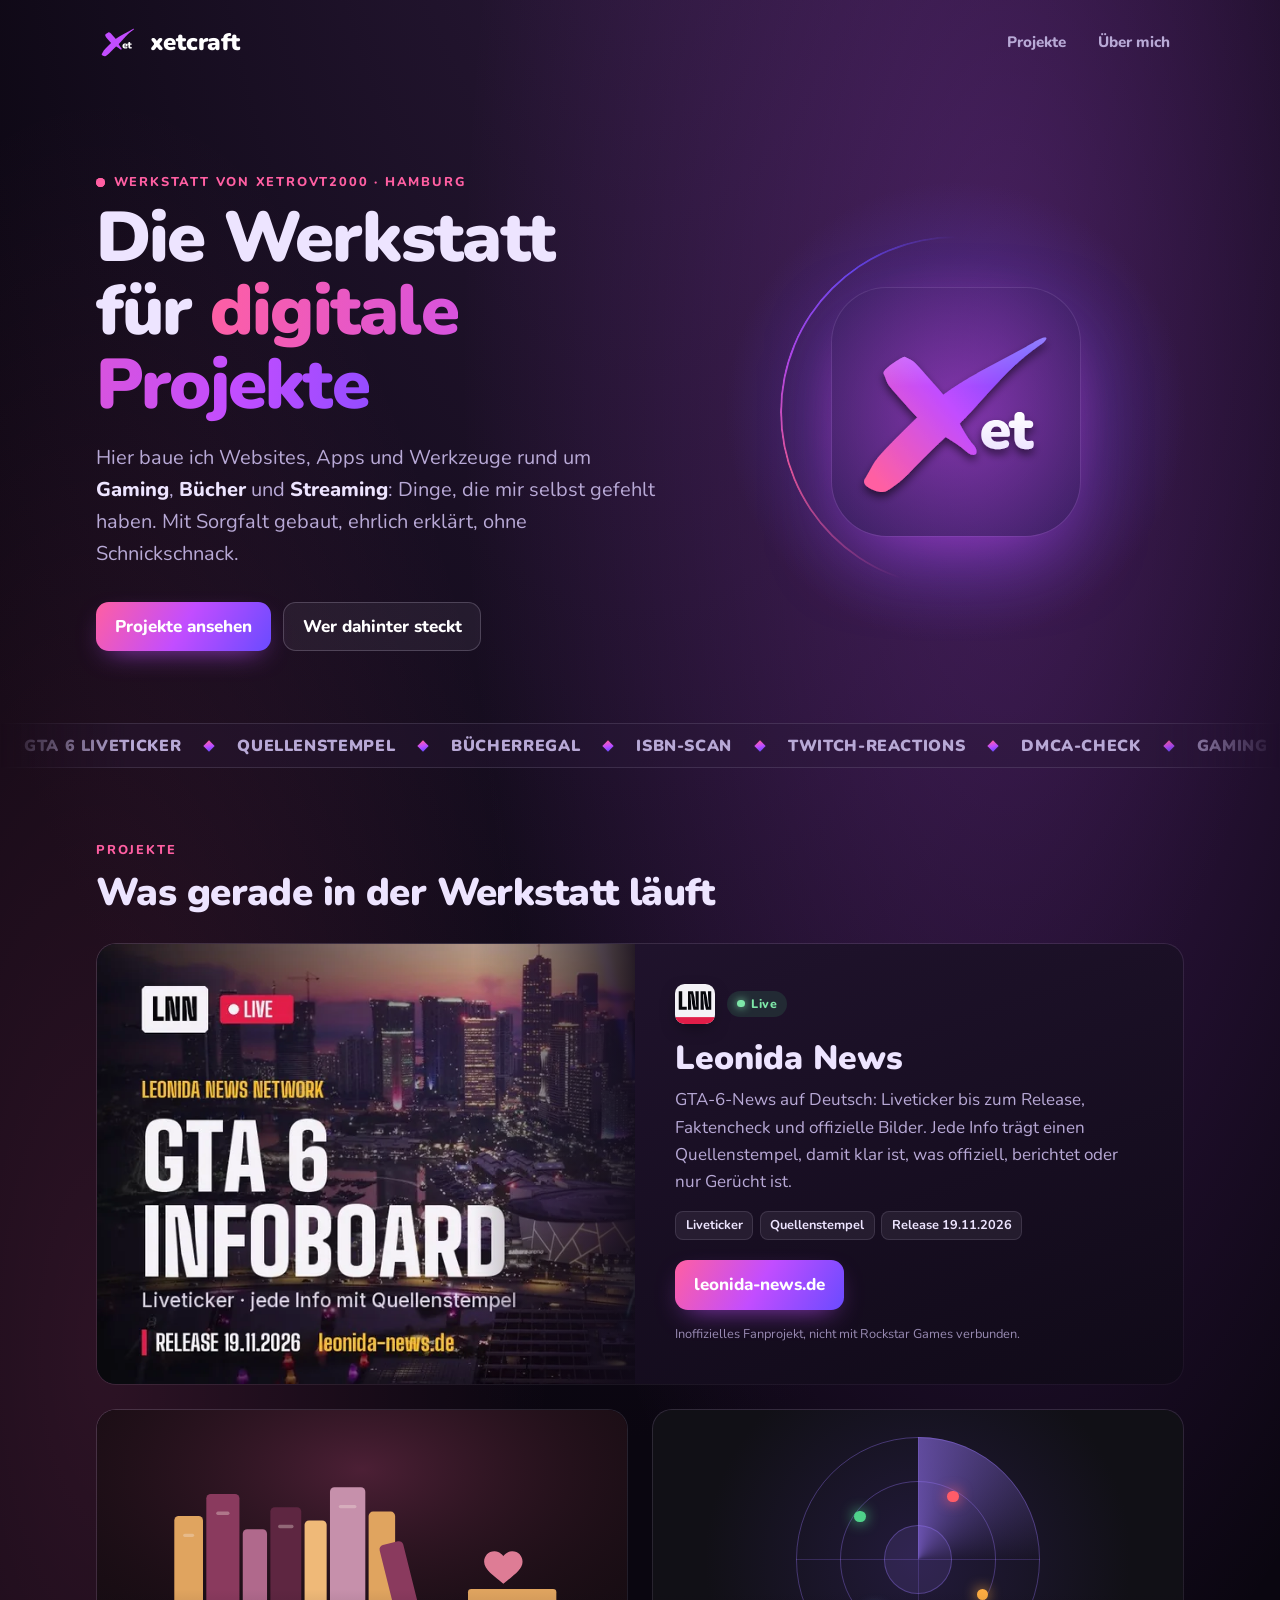
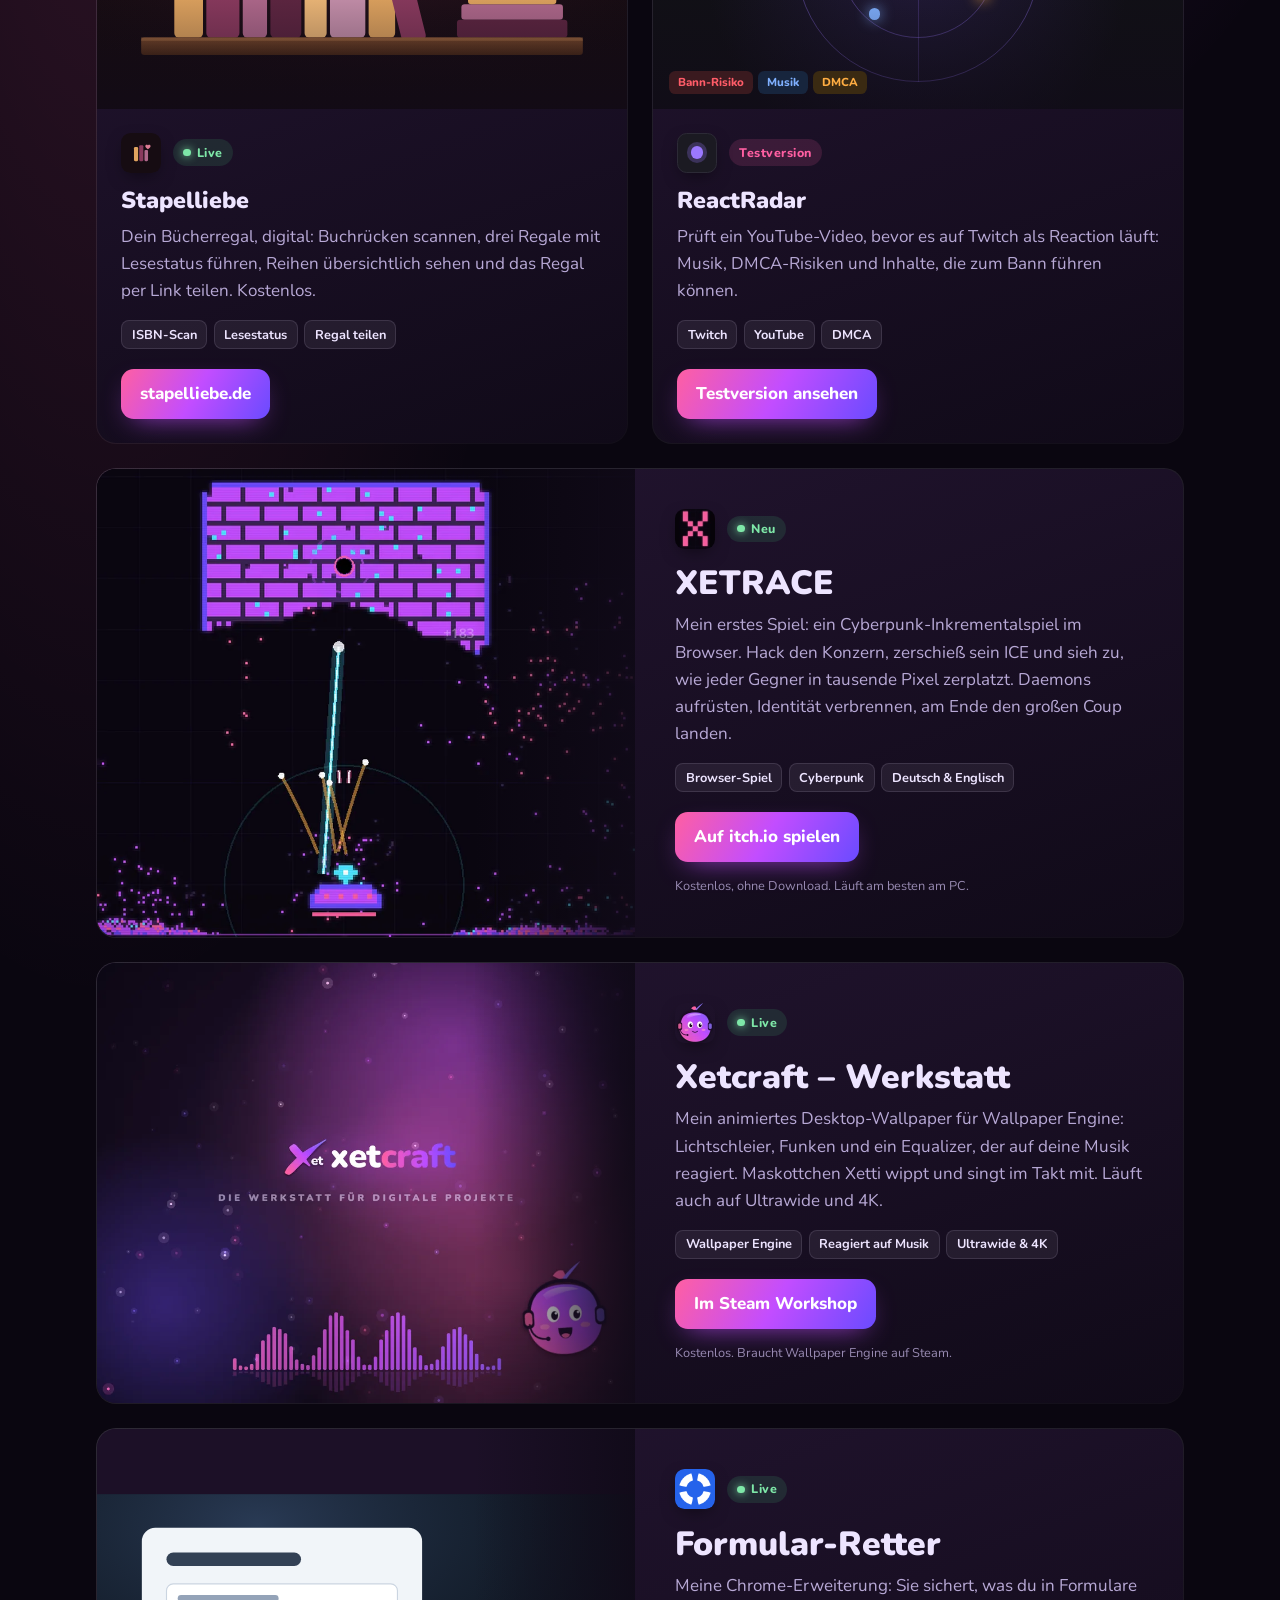
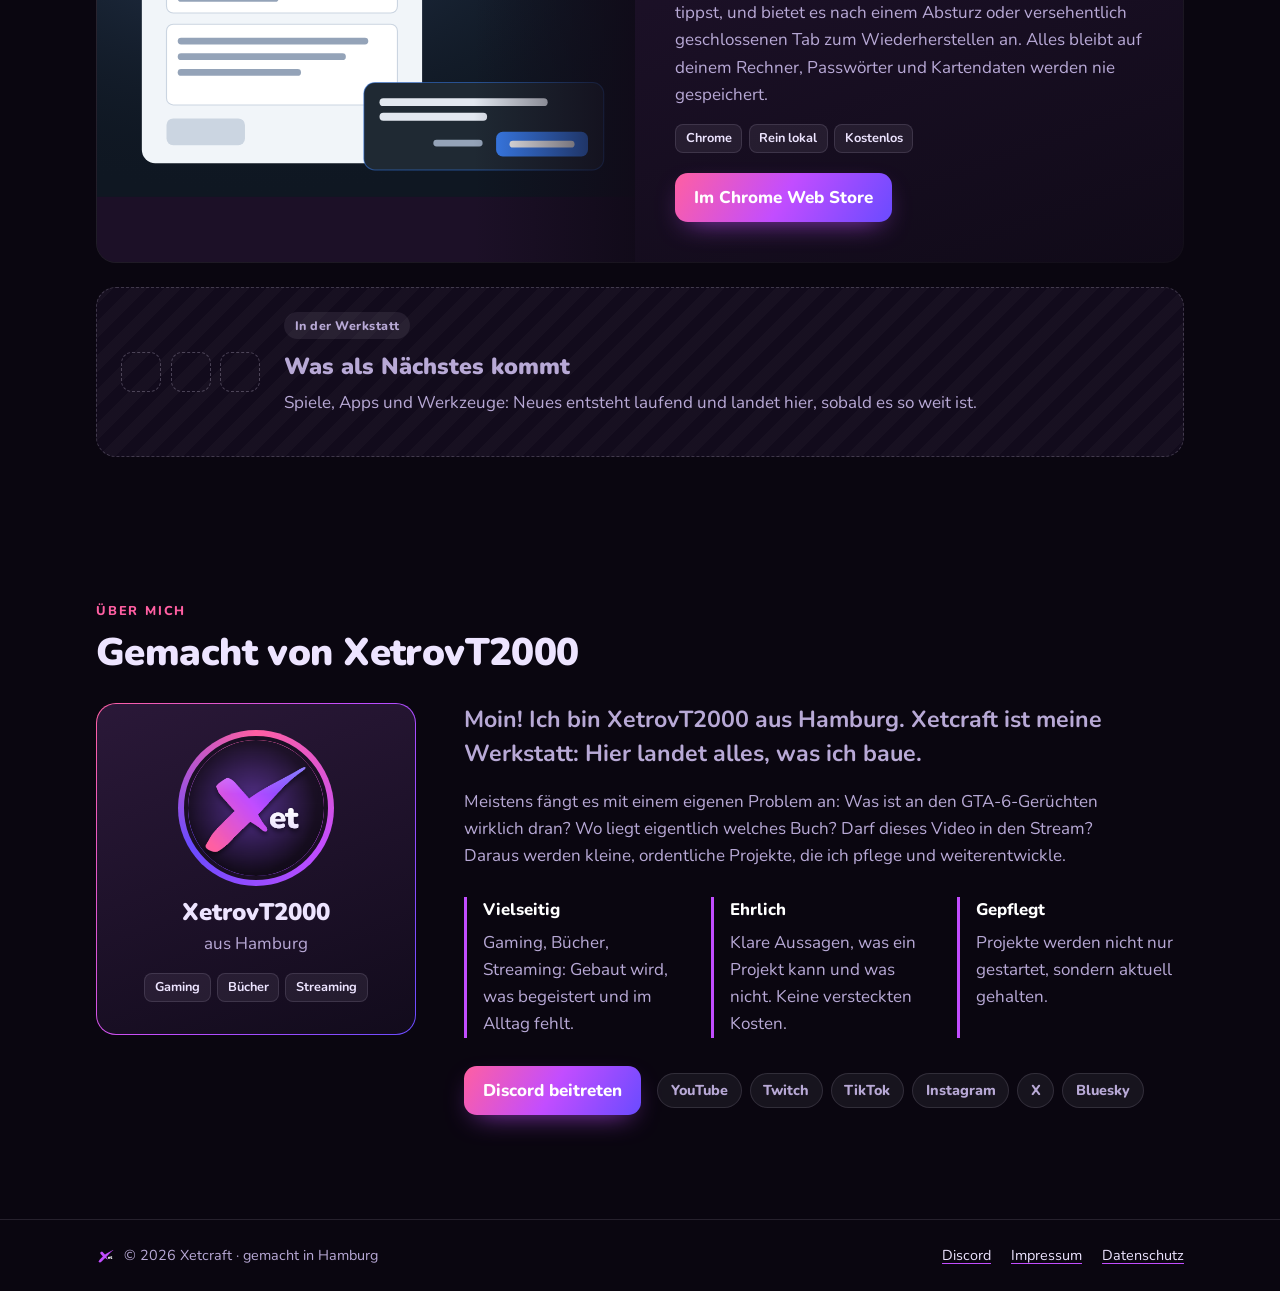
<file: index.html>
<!doctype html>
<html lang="de">
<head>
<meta charset="utf-8">
<meta name="viewport" content="width=device-width, initial-scale=1">
<title>Xetcraft · Die Werkstatt von XetrovT2000</title>
<meta name="description" content="Xetcraft ist die Dachmarke für die Projekte von XetrovT2000 aus Hamburg: Leonida News, Stapelliebe, ReactRadar und mehr.">
<link rel="icon" href="assets/favicon.ico" sizes="any">
<link rel="icon" type="image/png" sizes="32x32" href="assets/favicon-32.png">
<link rel="apple-touch-icon" href="assets/app-icon-180.png">
<meta name="theme-color" content="#0A0610">
<meta property="og:type" content="website">
<meta property="og:title" content="Xetcraft">
<meta property="og:description" content="Die Werkstatt für digitale Projekte: Leonida News, Stapelliebe, ReactRadar und mehr.">
<meta property="og:image" content="https://xetcraft.de/assets/banner-social-1200x630.png">
<meta property="og:url" content="https://xetcraft.de/">
<link rel="preload" href="assets/Nunito-Black.ttf" as="font" type="font/ttf" crossorigin>
<link rel="stylesheet" href="assets/site.css">
</head>
<body class="start">
<header class="top">
  <div class="wrap">
    <a class="marke" href="./" aria-label="Xetcraft Startseite"><img src="assets/zeichen-flach.svg" alt=""><span>xetcraft</span></a>
    <nav class="hauptnav" aria-label="Seitenbereiche">
      <a href="#projekte">Projekte</a>
      <a href="#ueber">Über mich</a>
    </nav>
  </div>
</header>

<main>
  <section class="wrap hero">
    <div class="hero-text">
      <p class="eyebrow"><span class="puls" aria-hidden="true"></span>Werkstatt von XetrovT2000 · Hamburg</p>
      <h1>Die Werkstatt für <em>digitale Projekte</em></h1>
      <p class="lead">Hier baue ich Websites, Apps und Werkzeuge rund um <strong>Gaming</strong>, <strong>Bücher</strong> und <strong>Streaming</strong>: Dinge, die mir selbst gefehlt haben. Mit Sorgfalt gebaut, ehrlich erklärt, ohne Schnickschnack.</p>
      <div class="aktionen">
        <a class="knopf" href="#projekte">Projekte ansehen</a>
        <a class="knopf zweit" href="#ueber">Wer dahinter steckt</a>
      </div>
    </div>
    <div class="buehne" aria-hidden="true">
      <div class="ring"></div>
      <div class="zeichen"><img src="assets/zeichen.svg" alt=""><span class="glanz"></span></div>
      <span class="funke f1"></span><span class="funke f2"></span><span class="funke f3"></span><span class="funke f4"></span><span class="funke f5"></span>
    </div>
  </section>

  <div class="laufband" aria-hidden="true">
    <div class="laufband-spur">
      <span>GTA 6 Liveticker</span><span>Quellenstempel</span><span>Bücherregal</span><span>ISBN-Scan</span><span>Twitch-Reactions</span><span>DMCA-Check</span><span>Gaming</span><span>Bücher</span><span>Streaming</span>
      <span>GTA 6 Liveticker</span><span>Quellenstempel</span><span>Bücherregal</span><span>ISBN-Scan</span><span>Twitch-Reactions</span><span>DMCA-Check</span><span>Gaming</span><span>Bücher</span><span>Streaming</span>
    </div>
  </div>

  <section class="wrap" id="projekte">
    <p class="eyebrow">Projekte</p>
    <h2>Was gerade in der Werkstatt läuft</h2>

    <div class="produkte">
      <article class="projekt gross leonida">
        <a class="bild" href="https://leonida-news.de" tabindex="-1" aria-hidden="true">
          <img src="assets/projekte/leonida-news.webp" srcset="assets/projekte/leonida-news-480.webp 480w, assets/projekte/leonida-news.webp 960w" sizes="(min-width: 60rem) 36rem, 100vw" width="960" height="504" alt="" loading="lazy">
        </a>
        <div class="inhalt">
          <div class="kopf"><img class="logo" src="assets/projekte/leonida-logo.svg" alt="" width="40" height="40"><span class="status live">Live</span></div>
          <h3>Leonida News</h3>
          <p>GTA-6-News auf Deutsch: Liveticker bis zum Release, Faktencheck und offizielle Bilder. Jede Info trägt einen Quellenstempel, damit klar ist, was offiziell, berichtet oder nur Gerücht ist.</p>
          <ul class="marken"><li>Liveticker</li><li>Quellenstempel</li><li>Release 19.11.2026</li></ul>
          <a class="knopf" href="https://leonida-news.de">leonida-news.de</a>
          <p class="fussnote">Inoffizielles Fanprojekt, nicht mit Rockstar Games verbunden.</p>
        </div>
      </article>

      <article class="projekt stapelliebe">
        <a class="bild" href="https://stapelliebe.de" tabindex="-1" aria-hidden="true">
          <svg viewBox="0 0 480 270" role="presentation">
            <defs>
              <linearGradient id="sl-holz" x1="0" y1="0" x2="0" y2="1"><stop offset="0" stop-color="#7a4a2c"/><stop offset="1" stop-color="#4a2a18"/></linearGradient>
              <radialGradient id="sl-licht" cx=".5" cy=".2" r=".8"><stop offset="0" stop-color="#5E2641" stop-opacity=".75"/><stop offset="1" stop-color="#160C12" stop-opacity="0"/></radialGradient>
            </defs>
            <rect width="480" height="270" fill="#160C12"/>
            <rect width="480" height="270" fill="url(#sl-licht)"/>
            <g class="buecher">
              <rect x="70" y="96" width="26" height="110" rx="4" fill="#E0A45F"/>
              <rect x="99" y="76" width="30" height="130" rx="4" fill="#8A3A5E"/>
              <rect x="132" y="108" width="22" height="98" rx="4" fill="#B0698C"/>
              <rect x="157" y="88" width="28" height="118" rx="4" fill="#5E2641"/>
              <rect x="188" y="100" width="20" height="106" rx="4" fill="#EFB978"/>
              <rect x="211" y="70" width="32" height="136" rx="4" fill="#C690AB"/>
              <rect x="246" y="92" width="24" height="114" rx="4" fill="#E0A45F"/>
              <rect x="276" y="118" width="22" height="92" rx="4" fill="#8A3A5E" transform="rotate(-14 287 206)"/>
              <rect x="330" y="176" width="92" height="14" rx="3" fill="#B0698C"/>
              <rect x="336" y="162" width="80" height="14" rx="3" fill="#E0A45F"/>
              <rect x="326" y="190" width="100" height="16" rx="3" fill="#5E2641"/>
              <g fill="#f3e6dd" opacity=".35"><rect x="78" y="112" width="10" height="3" rx="1.5"/><rect x="108" y="92" width="12" height="3" rx="1.5"/><rect x="164" y="104" width="14" height="3" rx="1.5"/><rect x="219" y="86" width="16" height="3" rx="1.5"/></g>
              <path class="herz" d="M376 128c-5 0-8 4.4-8 4.4s-3-4.4-8-4.4c-5.6 0-9.4 4.4-9.4 9.4 0 7 8.8 12.6 17.4 20 8.8-7.4 17.4-13 17.4-20 0-5-3.8-9.4-9.4-9.4z" fill="#DE7C95"/>
            </g>
            <rect x="40" y="206" width="400" height="16" rx="3" fill="url(#sl-holz)"/>
            <rect x="40" y="206" width="400" height="3" fill="#a06a42" opacity=".7"/>
          </svg>
        </a>
        <div class="inhalt">
          <div class="kopf"><img class="logo" src="assets/projekte/stapelliebe-logo.svg" alt="" width="40" height="40"><span class="status live">Live</span></div>
          <h3>Stapelliebe</h3>
          <p>Dein Bücherregal, digital: Buchrücken scannen, drei Regale mit Lesestatus führen, Reihen übersichtlich sehen und das Regal per Link teilen. Kostenlos.</p>
          <ul class="marken"><li>ISBN-Scan</li><li>Lesestatus</li><li>Regal teilen</li></ul>
          <a class="knopf" href="https://stapelliebe.de">stapelliebe.de</a>
        </div>
      </article>

      <article class="projekt reactradar">
        <a class="bild" href="https://xetrovt2000.github.io/reactradar/" tabindex="-1" aria-hidden="true">
          <div class="radar">
            <span class="kreis k1"></span><span class="kreis k2"></span><span class="kreis k3"></span>
            <span class="strahl"></span>
            <span class="blip b-ban"></span><span class="blip b-warn"></span><span class="blip b-musik"></span><span class="blip b-ok"></span>
          </div>
          <ul class="radar-chips"><li class="ban">Bann-Risiko</li><li class="musik">Musik</li><li class="warn">DMCA</li></ul>
        </a>
        <div class="inhalt">
          <div class="kopf"><span class="logo rr" aria-hidden="true"><span></span></span><span class="status test">Testversion</span></div>
          <h3>ReactRadar</h3>
          <p>Prüft ein YouTube-Video, bevor es auf Twitch als Reaction läuft: Musik, DMCA-Risiken und Inhalte, die zum Bann führen können.</p>
          <ul class="marken"><li>Twitch</li><li>YouTube</li><li>DMCA</li></ul>
          <a class="knopf" href="https://xetrovt2000.github.io/reactradar/">Testversion ansehen</a>
        </div>
      </article>

      <article class="projekt gross xetrace">
        <a class="bild" href="https://xetcraft.itch.io/xetrace" tabindex="-1" aria-hidden="true">
          <img src="assets/projekte/xetrace.webp" srcset="assets/projekte/xetrace-480.webp 480w, assets/projekte/xetrace.webp 960w" sizes="(min-width: 60rem) 36rem, 100vw" width="960" height="783" alt="" loading="lazy">
        </a>
        <div class="inhalt">
          <div class="kopf"><img class="logo" src="assets/projekte/xetrace-logo.webp" alt="" width="40" height="40"><span class="status live">Neu</span></div>
          <h3>XETRACE</h3>
          <p>Mein erstes Spiel: ein Cyberpunk-Inkrementalspiel im Browser. Hack den Konzern, zerschieß sein ICE und sieh zu, wie jeder Gegner in tausende Pixel zerplatzt. Daemons aufrüsten, Identität verbrennen, am Ende den großen Coup landen.</p>
          <ul class="marken"><li>Browser-Spiel</li><li>Cyberpunk</li><li>Deutsch &amp; Englisch</li></ul>
          <a class="knopf" href="https://xetcraft.itch.io/xetrace">Auf itch.io spielen</a>
          <p class="fussnote">Kostenlos, ohne Download. Läuft am besten am PC.</p>
        </div>
      </article>

      <article class="projekt gross wallpaper">
        <a class="bild" href="https://steamcommunity.com/sharedfiles/filedetails/?id=3821567934" tabindex="-1" aria-hidden="true">
          <img src="assets/projekte/wallpaper.webp" srcset="assets/projekte/wallpaper-480.webp 480w, assets/projekte/wallpaper.webp 960w" sizes="(min-width: 60rem) 36rem, 100vw" width="960" height="783" alt="" loading="lazy">
        </a>
        <div class="inhalt">
          <div class="kopf"><img class="logo" src="assets/projekte/xetti-logo.webp" alt="" width="40" height="40"><span class="status live">Live</span></div>
          <h3>Xetcraft – Werkstatt</h3>
          <p>Mein animiertes Desktop-Wallpaper für Wallpaper Engine: Lichtschleier, Funken und ein Equalizer, der auf deine Musik reagiert. Maskottchen Xetti wippt und singt im Takt mit. Läuft auch auf Ultrawide und 4K.</p>
          <ul class="marken"><li>Wallpaper Engine</li><li>Reagiert auf Musik</li><li>Ultrawide &amp; 4K</li></ul>
          <a class="knopf" href="https://steamcommunity.com/sharedfiles/filedetails/?id=3821567934">Im Steam Workshop</a>
          <p class="fussnote">Kostenlos. Braucht Wallpaper Engine auf Steam.</p>
        </div>
      </article>

      <article class="projekt gross formularretter">
        <a class="bild" href="https://chromewebstore.google.com/detail/feicbdnkgiimdjjbojofjogomnlcepcp" tabindex="-1" aria-hidden="true">
          <svg viewBox="0 0 480 270" role="presentation">
            <defs>
              <radialGradient id="fr-licht" cx=".3" cy=".1" r=".9"><stop offset="0" stop-color="#2c3e5a" stop-opacity=".9"/><stop offset="1" stop-color="#0f1722" stop-opacity="0"/></radialGradient>
            </defs>
            <rect width="480" height="270" fill="#0f1722"/>
            <rect width="480" height="270" fill="url(#fr-licht)"/>
            <rect x="40" y="30" width="250" height="210" rx="12" fill="#f1f5f9"/>
            <rect x="62" y="52" width="120" height="12" rx="6" fill="#334155"/>
            <rect x="62" y="80" width="206" height="26" rx="6" fill="#fff" stroke="#cbd5e1"/>
            <rect x="72" y="90" width="90" height="6" rx="3" fill="#94a3b8"/>
            <rect x="62" y="116" width="206" height="72" rx="6" fill="#fff" stroke="#cbd5e1"/>
            <rect x="72" y="128" width="170" height="6" rx="3" fill="#94a3b8"/>
            <rect x="72" y="142" width="150" height="6" rx="3" fill="#94a3b8"/>
            <rect x="72" y="156" width="110" height="6" rx="3" fill="#94a3b8"/>
            <rect x="62" y="200" width="70" height="24" rx="6" fill="#cbd5e1"/>
            <g class="fr-badge">
              <rect x="238" y="168" width="214" height="78" rx="10" fill="#1f2933" stroke="#3b82f6" stroke-opacity=".5"/>
              <rect x="252" y="182" width="150" height="7" rx="3.5" fill="#e2e8f0"/>
              <rect x="252" y="195" width="96" height="7" rx="3.5" fill="#e2e8f0"/>
              <rect x="356" y="212" width="82" height="22" rx="6" fill="#3b82f6"/>
              <rect x="368" y="220" width="58" height="6" rx="3" fill="#fff"/>
              <rect x="300" y="219" width="44" height="6" rx="3" fill="#94a3b8"/>
            </g>
          </svg>
        </a>
        <div class="inhalt">
          <div class="kopf"><img class="logo" src="assets/projekte/formular-retter-logo.png" alt="" width="40" height="40"><span class="status live">Live</span></div>
          <h3>Formular-Retter</h3>
          <p>Meine Chrome-Erweiterung: Sie sichert, was du in Formulare tippst, und bietet es nach einem Absturz oder versehentlich geschlossenen Tab zum Wiederherstellen an. Alles bleibt auf deinem Rechner, Passwörter und Kartendaten werden nie gespeichert.</p>
          <ul class="marken"><li>Chrome</li><li>Rein lokal</li><li>Kostenlos</li></ul>
          <a class="knopf" href="https://chromewebstore.google.com/detail/feicbdnkgiimdjjbojofjogomnlcepcp">Im Chrome Web Store</a>
        </div>
      </article>

      <article class="projekt leise">
        <div class="werkbank" aria-hidden="true"><span></span><span></span><span></span></div>
        <div class="inhalt">
          <div class="kopf"><span class="status bald">In der Werkstatt</span></div>
          <h3>Was als Nächstes kommt</h3>
          <p>Spiele, Apps und Werkzeuge: Neues entsteht laufend und landet hier, sobald es so weit ist.</p>
        </div>
      </article>
    </div>
  </section>

  <section class="wrap" id="ueber">
    <p class="eyebrow">Über mich</p>
    <h2>Gemacht von XetrovT2000</h2>
    <div class="ich">
      <div class="profil">
        <div class="avatar"><img src="assets/avatar-256.png" alt="Xetcraft-Avatar" width="256" height="256"></div>
        <p class="name">XetrovT2000</p>
        <p class="ort">aus Hamburg</p>
        <ul class="marken"><li>Gaming</li><li>Bücher</li><li>Streaming</li></ul>
      </div>
      <div class="ich-text">
        <p class="gross-text">Moin! Ich bin XetrovT2000 aus Hamburg. Xetcraft ist meine Werkstatt: Hier landet alles, was ich baue.</p>
        <p>Meistens fängt es mit einem eigenen Problem an: Was ist an den GTA-6-Gerüchten wirklich dran? Wo liegt eigentlich welches Buch? Darf dieses Video in den Stream? Daraus werden kleine, ordentliche Projekte, die ich pflege und weiterentwickle.</p>
        <div class="ueber">
          <div><h3>Vielseitig</h3><p>Gaming, Bücher, Streaming: Gebaut wird, was begeistert und im Alltag fehlt.</p></div>
          <div><h3>Ehrlich</h3><p>Klare Aussagen, was ein Projekt kann und was nicht. Keine versteckten Kosten.</p></div>
          <div><h3>Gepflegt</h3><p>Projekte werden nicht nur gestartet, sondern aktuell gehalten.</p></div>
        </div>
        <div class="kanaele">
          <a class="knopf" href="https://discord.gg/5anXePGCPg" rel="noopener">Discord beitreten</a>
          <ul class="sozial" aria-label="Xetcraft auf anderen Plattformen">
            <li><a href="https://www.youtube.com/@xetcraft" rel="noopener">YouTube</a></li>
            <li><a href="https://www.twitch.tv/xetcraft" rel="noopener">Twitch</a></li>
            <li><a href="https://www.tiktok.com/@xetcraft" rel="noopener">TikTok</a></li>
            <li><a href="https://www.instagram.com/xetcraft/" rel="noopener">Instagram</a></li>
            <li><a href="https://x.com/xetcraft" rel="noopener">X</a></li>
            <li><a href="https://bsky.app/profile/xetcraft.de" rel="noopener">Bluesky</a></li>
          </ul>
        </div>
      </div>
    </div>
  </section>
</main>

<footer class="unten">
  <div class="wrap">
    <span><img src="assets/zeichen-flach.svg" alt="" width="20" height="20"> © 2026 Xetcraft · gemacht in Hamburg</span>
    <nav><a href="https://discord.gg/5anXePGCPg" rel="noopener">Discord</a><a href="impressum.html">Impressum</a><a href="datenschutz.html">Datenschutz</a></nav>
  </div>
</footer>
</body>
</html>
</file>
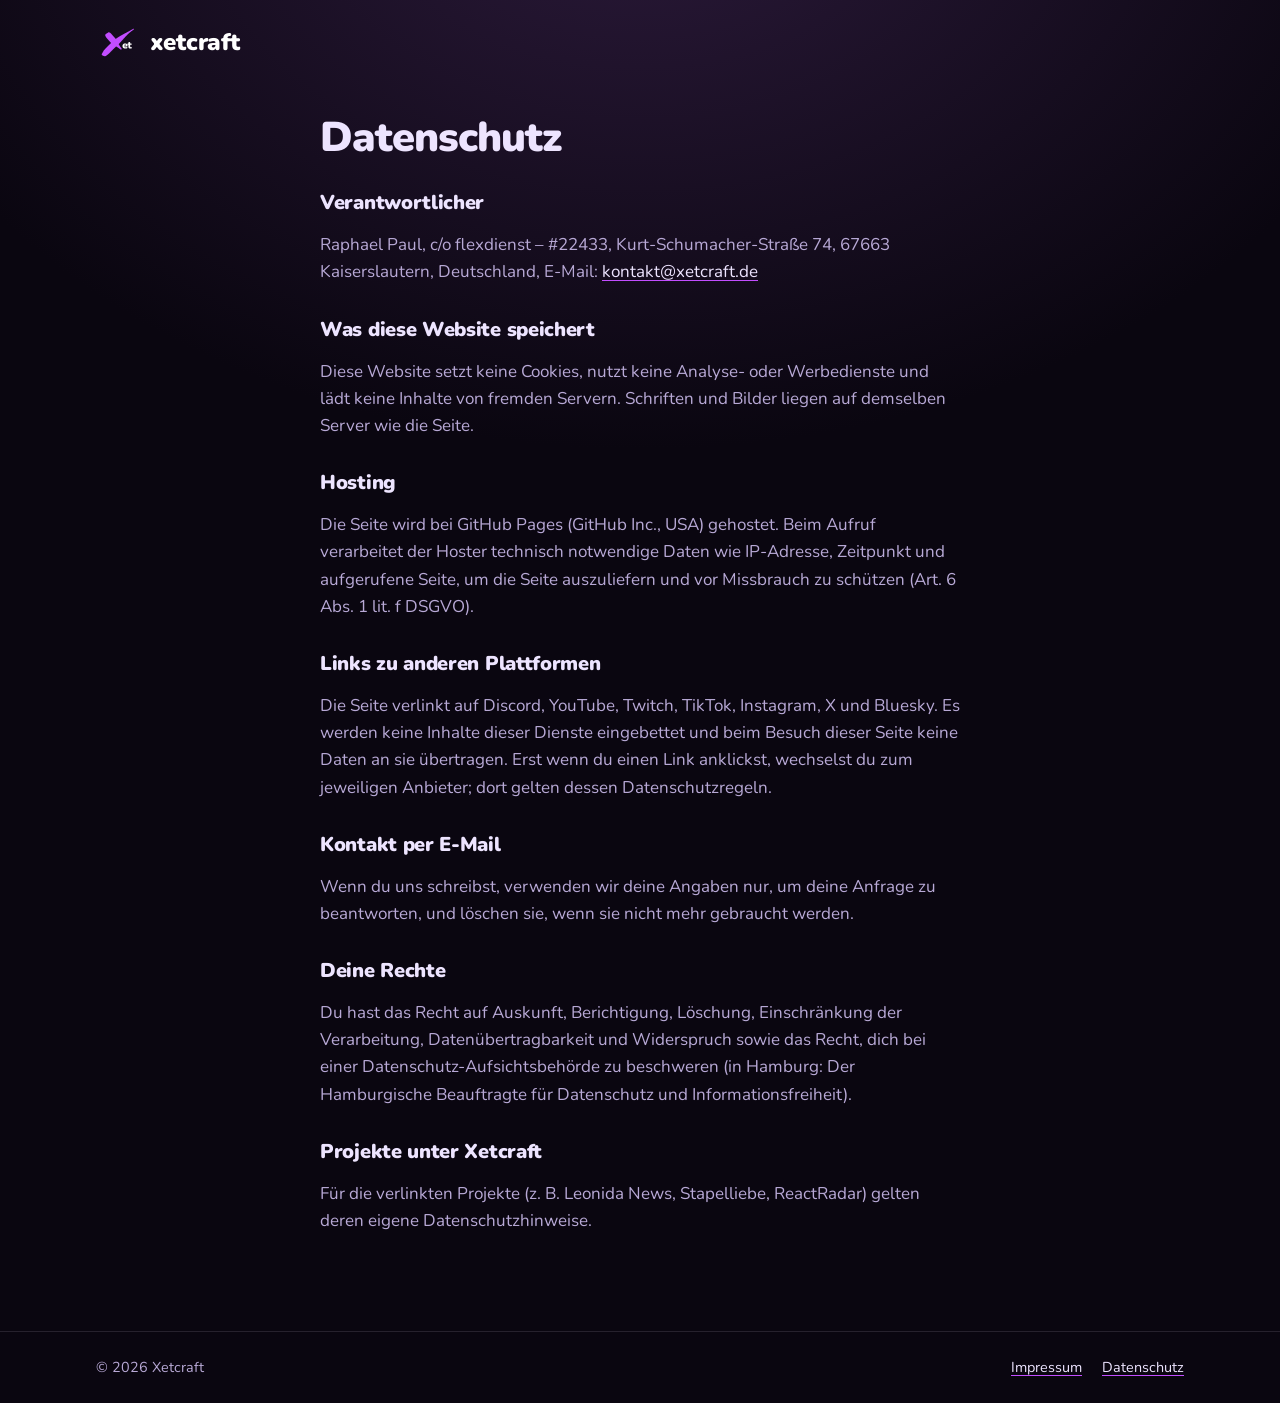
<file: datenschutz.html>
<!doctype html>
<html lang="de">
<head>
<meta charset="utf-8">
<meta name="viewport" content="width=device-width, initial-scale=1">
<title>Datenschutz · Xetcraft</title>
<link rel="icon" href="assets/favicon.ico" sizes="any">
<link rel="icon" type="image/png" sizes="32x32" href="assets/favicon-32.png">
<meta name="theme-color" content="#0A0610">
<link rel="stylesheet" href="assets/site.css">
</head>
<body>
<header class="top">
  <div class="wrap">
    <a class="marke" href="./" aria-label="Xetcraft Startseite"><img src="assets/zeichen-flach.svg" alt=""><span>xetcraft</span></a>
  </div>
</header>

<main class="wrap text">
  <h1>Datenschutz</h1>

  <h2>Verantwortlicher</h2>
  <p>Raphael Paul, c/o flexdienst – #22433, Kurt-Schumacher-Straße 74, 67663 Kaiserslautern, Deutschland, E-Mail: <a href="mailto:kontakt@xetcraft.de">kontakt@xetcraft.de</a></p>

  <h2>Was diese Website speichert</h2>
  <p>Diese Website setzt keine Cookies, nutzt keine Analyse- oder Werbedienste und lädt keine Inhalte von fremden Servern. Schriften und Bilder liegen auf demselben Server wie die Seite.</p>

  <h2>Hosting</h2>
  <p>Die Seite wird bei GitHub Pages (GitHub Inc., USA) gehostet. Beim Aufruf verarbeitet der Hoster technisch notwendige Daten wie IP-Adresse, Zeitpunkt und aufgerufene Seite, um die Seite auszuliefern und vor Missbrauch zu schützen (Art. 6 Abs. 1 lit. f DSGVO).</p>

  <h2>Links zu anderen Plattformen</h2>
  <p>Die Seite verlinkt auf Discord, YouTube, Twitch, TikTok, Instagram, X und Bluesky. Es werden keine Inhalte dieser Dienste eingebettet und beim Besuch dieser Seite keine Daten an sie übertragen. Erst wenn du einen Link anklickst, wechselst du zum jeweiligen Anbieter; dort gelten dessen Datenschutzregeln.</p>

  <h2>Kontakt per E-Mail</h2>
  <p>Wenn du uns schreibst, verwenden wir deine Angaben nur, um deine Anfrage zu beantworten, und löschen sie, wenn sie nicht mehr gebraucht werden.</p>

  <h2>Deine Rechte</h2>
  <p>Du hast das Recht auf Auskunft, Berichtigung, Löschung, Einschränkung der Verarbeitung, Datenübertragbarkeit und Widerspruch sowie das Recht, dich bei einer Datenschutz-Aufsichtsbehörde zu beschweren (in Hamburg: Der Hamburgische Beauftragte für Datenschutz und Informationsfreiheit).</p>

  <h2>Projekte unter Xetcraft</h2>
  <p>Für die verlinkten Projekte (z. B. Leonida News, Stapelliebe, ReactRadar) gelten deren eigene Datenschutzhinweise.</p>
</main>

<footer class="unten">
  <div class="wrap">
    <span>© 2026 Xetcraft</span>
    <nav><a href="impressum.html">Impressum</a><a href="datenschutz.html">Datenschutz</a></nav>
  </div>
</footer>
</body>
</html>
</file>
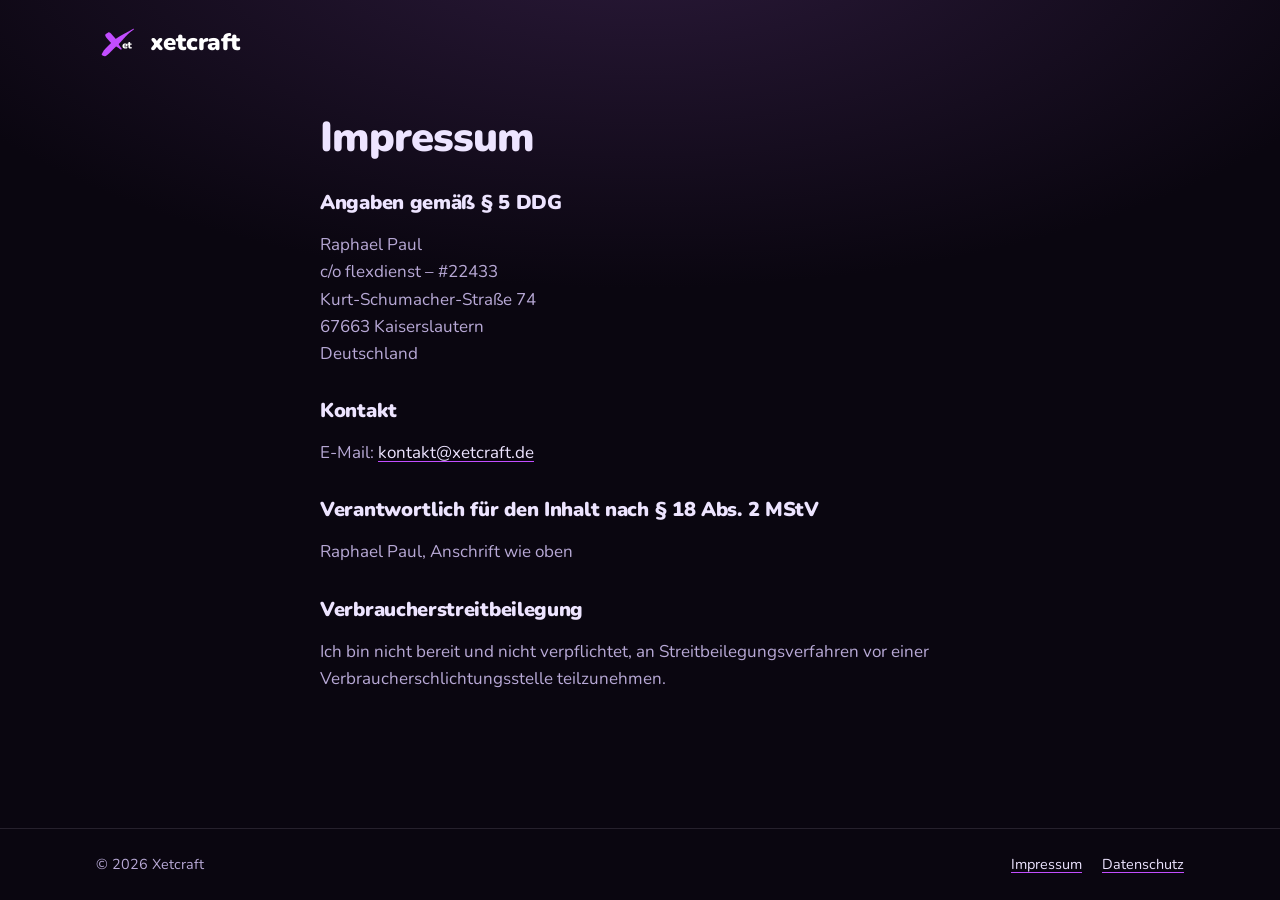
<file: impressum.html>
<!doctype html>
<html lang="de">
<head>
<meta charset="utf-8">
<meta name="viewport" content="width=device-width, initial-scale=1">
<title>Impressum · Xetcraft</title>
<link rel="icon" href="assets/favicon.ico" sizes="any">
<link rel="icon" type="image/png" sizes="32x32" href="assets/favicon-32.png">
<meta name="theme-color" content="#0A0610">
<link rel="stylesheet" href="assets/site.css">
</head>
<body>
<header class="top">
  <div class="wrap">
    <a class="marke" href="./" aria-label="Xetcraft Startseite"><img src="assets/zeichen-flach.svg" alt=""><span>xetcraft</span></a>
  </div>
</header>

<main class="wrap text">
  <h1>Impressum</h1>

  <h2>Angaben gemäß § 5 DDG</h2>
  <p>Raphael Paul<br>
  c/o flexdienst – #22433<br>
  Kurt-Schumacher-Straße 74<br>
  67663 Kaiserslautern<br>
  Deutschland</p>

  <h2>Kontakt</h2>
  <p>E-Mail: <a href="mailto:kontakt@xetcraft.de">kontakt@xetcraft.de</a></p>

  <h2>Verantwortlich für den Inhalt nach § 18 Abs. 2 MStV</h2>
  <p>Raphael Paul, Anschrift wie oben</p>

  <h2>Verbraucherstreitbeilegung</h2>
  <p>Ich bin nicht bereit und nicht verpflichtet, an Streitbeilegungsverfahren vor einer Verbraucherschlichtungsstelle teilzunehmen.</p>
</main>

<footer class="unten">
  <div class="wrap">
    <span>© 2026 Xetcraft</span>
    <nav><a href="impressum.html">Impressum</a><a href="datenschutz.html">Datenschutz</a></nav>
  </div>
</footer>
</body>
</html>
</file>
<file: assets/site.css>
@font-face { font-family: "Nunito"; src: url("Nunito-var.ttf") format("truetype"); font-weight: 200 900; font-display: swap; }
@font-face { font-family: "Nunito Black"; src: url("Nunito-Black.ttf") format("truetype"); font-weight: 900; font-display: swap; }

:root {
  --pink: #FF5FA2; --magenta: #C24DFF; --violett: #6A4BFF;
  --aubergine: #2C1A3B; --nacht: #0A0610; --lavendel: #EDE4FF; --tinte: #1C1027;
  --text: #EDE4FF; --text-leise: #B8A9D6; --linie: rgba(237, 228, 255, .12);
  --verlauf: linear-gradient(120deg, var(--pink), var(--magenta) 50%, var(--violett));
  color-scheme: dark;
}
* { box-sizing: border-box; }
html { background: var(--nacht); scroll-behavior: smooth; }
body {
  margin: 0; min-height: 100vh; display: flex; flex-direction: column; overflow-x: hidden;
  font: 400 1.0625rem/1.6 "Nunito", system-ui, sans-serif; color: var(--text);
  background: radial-gradient(ellipse 90% 60% at 50% -10%, var(--aubergine), var(--nacht) 70%) no-repeat, var(--nacht);
}
body.start {
  background:
    radial-gradient(ellipse 60% 45% at 78% 8%, rgba(194, 77, 255, .28), transparent 70%) no-repeat,
    radial-gradient(ellipse 50% 40% at 8% 30%, rgba(255, 95, 162, .14), transparent 70%) no-repeat,
    radial-gradient(ellipse 90% 60% at 50% -10%, var(--aubergine), var(--nacht) 70%) no-repeat,
    var(--nacht);
}
a { color: var(--lavendel); text-decoration-color: var(--magenta); text-underline-offset: .2em; }
a:hover { color: #fff; }
a:focus-visible { outline: 2px solid var(--pink); outline-offset: 3px; border-radius: 4px; }
img, svg { max-width: 100%; }

.wrap { width: 100%; max-width: 72rem; margin: 0 auto; padding-inline: clamp(1rem, 4vw, 2rem); }

/* Kopf */
header.top { padding-block: 1.25rem; }
header.top .wrap { display: flex; align-items: center; justify-content: space-between; gap: 1rem; }
.marke { display: inline-flex; align-items: center; gap: .6rem; text-decoration: none; color: #fff; }
.marke img { width: 2.75rem; height: 2.75rem; }
.marke span { font: 900 1.5rem/1 "Nunito Black", "Nunito", sans-serif; letter-spacing: -.01em; }
.hauptnav { display: flex; gap: .35rem; }
.hauptnav a { padding: .45rem .85rem; border-radius: 999px; text-decoration: none; font-weight: 800; font-size: .95rem; color: var(--text-leise); transition: background .2s, color .2s; }
.hauptnav a:hover { background: rgba(237, 228, 255, .08); color: #fff; }

main { flex: 1; }

/* Hero */
.hero {
  display: grid; grid-template-columns: minmax(0, 1.25fr) minmax(0, 1fr); align-items: center; gap: clamp(1.5rem, 5vw, 4rem);
  padding-block: clamp(2.5rem, 8vw, 5.5rem) clamp(2.5rem, 7vw, 4.5rem);
}
h1 {
  margin: 0; max-width: 16ch;
  font: 900 clamp(2.4rem, 6.8vw, 4.4rem)/1.04 "Nunito Black", "Nunito", sans-serif; letter-spacing: -.025em;
}
h1 em {
  font-style: normal; color: transparent; -webkit-background-clip: text; background-clip: text;
  background-image: linear-gradient(100deg, var(--pink), var(--magenta) 30%, var(--violett) 50%, #fff 55%, var(--pink) 62%, var(--magenta) 80%, var(--violett));
  background-size: 250% 100%; animation: schimmer 7s ease-in-out infinite;
}
@keyframes schimmer { 0%, 30% { background-position: 100% 0; } 70%, 100% { background-position: 0 0; } }
.lead { margin: 1.25rem 0 0; max-width: 36rem; font-size: clamp(1.05rem, 2.3vw, 1.25rem); color: var(--text-leise); }
.lead strong { color: var(--lavendel); font-weight: 800; }
.aktionen { display: flex; flex-wrap: wrap; gap: .75rem; margin-top: 2rem; }

.eyebrow { display: flex; align-items: center; gap: .55rem; margin: 0 0 .6rem; font-weight: 800; font-size: .8rem; letter-spacing: .14em; text-transform: uppercase; color: var(--pink); }
.puls { position: relative; width: .55rem; height: .55rem; border-radius: 50%; background: var(--pink); }
.puls::after { content: ""; position: absolute; inset: 0; border-radius: 50%; background: var(--pink); animation: puls 2.2s ease-out infinite; }
@keyframes puls { from { transform: scale(1); opacity: .7; } to { transform: scale(3); opacity: 0; } }

/* Logo-Bühne mit Lichtschein, Ring, Glanz und Funken */
.buehne { position: relative; width: min(100%, 25rem); aspect-ratio: 1; margin-inline: auto; display: grid; place-items: center; }
.buehne::before {
  content: ""; position: absolute; inset: -10%; border-radius: 50%;
  background: radial-gradient(circle, rgba(194, 77, 255, .5), rgba(106, 75, 255, .15) 45%, transparent 68%);
  animation: glimmen 6s ease-in-out infinite;
}
.ring {
  position: absolute; inset: 6%; border-radius: 50%; padding: 2px;
  background: conic-gradient(from 0deg, transparent 0 55%, var(--pink) 70%, var(--magenta) 80%, var(--violett) 90%, transparent);
  -webkit-mask: linear-gradient(#000 0 0) content-box, linear-gradient(#000 0 0); -webkit-mask-composite: xor;
  mask: linear-gradient(#000 0 0) content-box exclude, linear-gradient(#000 0 0);
  animation: drehen 9s linear infinite; opacity: .85;
}
.zeichen {
  position: relative; width: 62%; border-radius: 22%; overflow: hidden;
  box-shadow: 0 30px 80px -20px rgba(194, 77, 255, .55), 0 0 0 1px rgba(237, 228, 255, .1);
  animation: schweben 7s ease-in-out infinite;
}
.zeichen img { display: block; width: 100%; }
.glanz {
  position: absolute; inset: 0;
  background: linear-gradient(115deg, transparent 35%, rgba(255, 255, 255, .28) 48%, rgba(255, 255, 255, .05) 56%, transparent 62%);
  transform: translateX(-120%); animation: glanz 6s ease-in-out infinite 1.2s;
}
.funke { position: absolute; width: .5rem; height: .5rem; border-radius: 50%; background: #fff; box-shadow: 0 0 12px 3px var(--magenta); opacity: 0; animation: funkeln 4.5s ease-in-out infinite; }
.f1 { top: 12%; left: 18%; } .f2 { top: 22%; right: 8%; animation-delay: 1.1s; background: var(--pink); }
.f3 { bottom: 14%; left: 10%; animation-delay: 2.2s; } .f4 { bottom: 8%; right: 22%; animation-delay: 3s; background: #B9A8FF; }
.f5 { top: 50%; right: 0; width: .35rem; height: .35rem; animation-delay: 1.7s; }

@keyframes glimmen { 0%, 100% { opacity: .65; transform: scale(.94); } 50% { opacity: 1; transform: scale(1.04); } }
@keyframes drehen { to { transform: rotate(360deg); } }
@keyframes schweben { 0%, 100% { transform: translateY(0) rotate(-1.5deg); } 50% { transform: translateY(-10px) rotate(1.5deg); } }
@keyframes glanz { 0%, 55% { transform: translateX(-120%); } 85%, 100% { transform: translateX(120%); } }
@keyframes funkeln { 0%, 100% { opacity: 0; transform: scale(.4); } 45% { opacity: 1; transform: scale(1); } 70% { opacity: 0; transform: scale(.6); } }

/* Laufband */
.laufband {
  overflow: hidden; border-block: 1px solid var(--linie); background: rgba(44, 26, 59, .35);
  -webkit-mask: linear-gradient(90deg, transparent, #000 10%, #000 90%, transparent);
  mask: linear-gradient(90deg, transparent, #000 10%, #000 90%, transparent);
}
.laufband-spur { display: flex; width: max-content; animation: laufen 40s linear infinite; }
.laufband span { display: flex; align-items: center; gap: 1.5rem; padding: .85rem 0 .85rem 1.5rem; white-space: nowrap; font: 900 1rem/1 "Nunito Black", "Nunito", sans-serif; letter-spacing: .04em; text-transform: uppercase; color: var(--text-leise); }
.laufband span::after { content: ""; width: .5rem; height: .5rem; transform: rotate(45deg); background: var(--verlauf); }
@keyframes laufen { to { transform: translateX(-50%); } }

/* Abschnitte */
section { padding-block: clamp(2.5rem, 7vw, 4.5rem); scroll-margin-top: 1rem; }
h2 { margin: 0 0 1.75rem; font: 900 clamp(1.7rem, 4vw, 2.4rem)/1.15 "Nunito Black", "Nunito", sans-serif; letter-spacing: -.015em; }

/* Projektkarten */
.produkte { display: grid; grid-template-columns: repeat(2, minmax(0, 1fr)); gap: 1.5rem; }
.projekt {
  position: relative; display: flex; flex-direction: column; border-radius: 1.25rem; overflow: hidden;
  background: linear-gradient(160deg, #241532, #100a18) padding-box, linear-gradient(160deg, rgba(237, 228, 255, .16), rgba(237, 228, 255, .04)) border-box;
  border: 1px solid transparent;
  transition: transform .35s cubic-bezier(.2, .8, .2, 1), box-shadow .35s;
}
.projekt:not(.leise):hover {
  transform: translateY(-6px);
  background: linear-gradient(160deg, #2a1838, #120b1c) padding-box, var(--verlauf) border-box;
  box-shadow: 0 24px 60px -24px rgba(194, 77, 255, .6);
}
.projekt.gross { grid-column: 1 / -1; flex-direction: row; }
.projekt.gross .bild { flex: 1.15; aspect-ratio: auto; min-height: 20rem; }
.projekt.gross .bild img { object-position: left center; }
.projekt.gross .inhalt { flex: 1; align-self: center; padding: clamp(1.5rem, 3.5vw, 2.5rem); }
.projekt.gross h3 { font-size: clamp(1.6rem, 3.2vw, 2.1rem); }

.bild { position: relative; display: block; aspect-ratio: 16 / 9; overflow: hidden; background: var(--tinte); }
.bild img, .bild > svg { display: block; width: 100%; height: 100%; object-fit: cover; transition: transform .6s cubic-bezier(.2, .8, .2, 1); }
.projekt:hover .bild img, .projekt:hover .bild > svg { transform: scale(1.04); }
.bild::after { content: ""; position: absolute; inset: 0; pointer-events: none; background: linear-gradient(180deg, transparent 60%, rgba(16, 10, 24, .55)); }
.projekt.gross .bild::after { background: linear-gradient(90deg, transparent 70%, rgba(16, 10, 24, .9)); }

.inhalt { display: flex; flex-direction: column; align-items: flex-start; flex: 1; padding: 1.5rem; }
.kopf { display: flex; align-items: center; gap: .75rem; margin-bottom: .9rem; }
.kopf .logo { width: 2.5rem; height: 2.5rem; border-radius: .6rem; box-shadow: 0 6px 18px -6px rgba(0, 0, 0, .6); }
.projekt h3 { margin: 0 0 .5rem; font: 900 1.45rem/1.2 "Nunito Black", "Nunito", sans-serif; }
.projekt p { margin: 0 0 1rem; color: var(--text-leise); }
.projekt .knopf { margin-top: auto; }
.projekt.leise h3 { color: var(--text-leise); }

.marken { display: flex; flex-wrap: wrap; gap: .4rem; margin: 0 0 1.25rem; padding: 0; list-style: none; }
.marken li { padding: .2rem .6rem; border-radius: .5rem; font-size: .8rem; font-weight: 700; color: var(--lavendel); background: rgba(237, 228, 255, .07); border: 1px solid var(--linie); }

.status { display: inline-block; padding: .2rem .65rem; border-radius: 999px; font-size: .78rem; font-weight: 800; letter-spacing: .04em; }
.status.live { background: rgba(74, 222, 128, .12); color: #7EE7A8; }
.status.live::before { content: ""; display: inline-block; width: .45rem; height: .45rem; margin-right: .4rem; border-radius: 50%; background: currentColor; vertical-align: .05em; box-shadow: 0 0 8px currentColor; }
.status.test { background: rgba(255, 95, 162, .14); color: var(--pink); }
.status.bald { background: rgba(237, 228, 255, .08); color: var(--text-leise); }

.knopf {
  position: relative; overflow: hidden; display: inline-block; padding: .7rem 1.2rem; border-radius: .8rem; text-decoration: none; font-weight: 800;
  color: #fff; background: var(--verlauf); box-shadow: 0 10px 28px -12px rgba(194, 77, 255, .8); transition: transform .2s, box-shadow .2s;
}
.knopf::after {
  content: ""; position: absolute; inset: 0; transform: translateX(-120%);
  background: linear-gradient(115deg, transparent 30%, rgba(255, 255, 255, .35) 50%, transparent 70%); transition: transform .6s;
}
.knopf:hover { color: #fff; transform: translateY(-2px); box-shadow: 0 14px 34px -12px rgba(255, 95, 162, .8); }
.knopf:hover::after { transform: translateX(120%); }
.knopf.zweit { background: rgba(237, 228, 255, .06); box-shadow: inset 0 0 0 1px rgba(237, 228, 255, .2); }
.knopf.zweit:hover { background: rgba(237, 228, 255, .12); }
.projekt .fussnote { margin: .9rem 0 0; font-size: .8rem; opacity: .8; }

/* Stapelliebe-Illustration */
.stapelliebe .bild { background: #160C12; }
.stapelliebe .herz { transform-origin: 368px 142px; animation: herz 2.6s ease-in-out infinite; }
@keyframes herz { 0%, 70%, 100% { transform: scale(1); } 80% { transform: scale(1.18); } 90% { transform: scale(.96); } }

/* ReactRadar-Illustration */
.wallpaper .bild img { object-position: center; }
.xetrace .bild { background: #060309; }
.xetrace .bild img { object-position: center; }
.reactradar .bild { display: grid; place-items: center; background: radial-gradient(circle at 50% 50%, #221a3a, #111016 70%); }
.radar { position: relative; height: 82%; aspect-ratio: 1; }
.radar .kreis { position: absolute; border-radius: 50%; border: 1px solid rgba(155, 120, 255, .35); }
.k1 { inset: 0; } .k2 { inset: 18%; } .k3 { inset: 36%; background: rgba(155, 120, 255, .12); }
.radar::before, .radar::after { content: ""; position: absolute; background: rgba(155, 120, 255, .22); }
.radar::before { left: 50%; top: 0; bottom: 0; width: 1px; }
.radar::after { top: 50%; left: 0; right: 0; height: 1px; }
.strahl { position: absolute; inset: 0; border-radius: 50%; background: conic-gradient(from 0deg, rgba(155, 120, 255, .55), rgba(155, 120, 255, 0) 25%); animation: drehen 4s linear infinite; }
.blip { position: absolute; width: .7rem; height: .7rem; border-radius: 50%; animation: blip 4s ease-out infinite; }
.b-ban { top: 22%; left: 62%; background: #ff5c68; box-shadow: 0 0 14px #ff5c68; animation-delay: .45s; }
.b-warn { top: 62%; left: 74%; background: #ffad42; box-shadow: 0 0 14px #ffad42; animation-delay: 1.3s; }
.b-musik { top: 70%; left: 30%; background: #7fb0ff; box-shadow: 0 0 14px #7fb0ff; animation-delay: 2.4s; }
.b-ok { top: 30%; left: 24%; background: #4fd18a; box-shadow: 0 0 14px #4fd18a; animation-delay: 3.4s; }
@keyframes blip { 0% { opacity: 1; transform: scale(1.3); } 60% { opacity: .35; transform: scale(1); } 100% { opacity: .2; } }
.radar-chips { position: absolute; left: 1rem; bottom: .9rem; display: flex; flex-wrap: wrap; gap: .35rem; margin: 0; padding: 0; list-style: none; z-index: 1; }
.radar-chips li { padding: .15rem .55rem; border-radius: .4rem; font-size: .72rem; font-weight: 800; }
.radar-chips .ban { background: #3a1a1f; color: #ff5c68; }
.radar-chips .musik { background: #17253d; color: #7fb0ff; }
.radar-chips .warn { background: #3a2a12; color: #ffad42; }
.logo.rr { display: grid; place-items: center; background: #1b1a22; border: 1px solid #2c2a36; }
.logo.rr span { width: .8rem; height: .8rem; border-radius: 50%; background: #9b78ff; box-shadow: 0 0 0 4px rgba(155, 120, 255, .25); }

/* Platzhalterkarte */
.projekt.leise { background: repeating-linear-gradient(135deg, rgba(237, 228, 255, .025) 0 12px, transparent 12px 24px), #120b1c; border: 1px dashed rgba(237, 228, 255, .2); }
.projekt.leise { grid-column: 1 / -1; flex-direction: row; align-items: center; }
.projekt.leise .inhalt { padding-left: 0; }
.projekt.leise .werkbank { padding: 1.5rem; }
.werkbank { display: flex; gap: .6rem; padding: 1.5rem 1.5rem 0; }
.werkbank span { width: 2.5rem; height: 2.5rem; border-radius: .7rem; border: 1px dashed rgba(237, 228, 255, .25); animation: warten 3s ease-in-out infinite; }
.werkbank span:nth-child(2) { animation-delay: .4s; } .werkbank span:nth-child(3) { animation-delay: .8s; }
@keyframes warten { 0%, 100% { background: transparent; } 50% { background: rgba(194, 77, 255, .18); } }

/* Über mich */
.ich { display: grid; grid-template-columns: minmax(15rem, 20rem) minmax(0, 1fr); gap: clamp(1.5rem, 4vw, 3rem); align-items: start; }
.profil {
  padding: 2rem 1.5rem; border-radius: 1.25rem; text-align: center;
  background: linear-gradient(160deg, #2a1838, #120b1c) padding-box, var(--verlauf) border-box; border: 1px solid transparent;
}
.avatar { position: relative; width: 9rem; margin: 0 auto 1.1rem; }
.avatar::before { content: ""; position: absolute; inset: -6px; border-radius: 50%; background: conic-gradient(var(--pink), var(--magenta), var(--violett), var(--pink)); animation: drehen 8s linear infinite; }
.avatar img { position: relative; display: block; width: 100%; height: auto; border-radius: 50%; border: 4px solid #1a0f24; }
.profil .name { margin: 0; font: 900 1.5rem/1.2 "Nunito Black", "Nunito", sans-serif; }
.profil .ort { margin: .2rem 0 1rem; color: var(--text-leise); }
.profil .marken { justify-content: center; margin: 0; }
.gross-text { margin: 0 0 1rem; font-size: clamp(1.2rem, 2.6vw, 1.45rem); line-height: 1.45; font-weight: 700; color: #fff; }
.ich-text > p { color: var(--text-leise); max-width: 40rem; }
.ueber { display: grid; gap: 1.25rem; grid-template-columns: repeat(auto-fit, minmax(min(100%, 12rem), 1fr)); margin-top: 1.75rem; }
.ueber div { padding-left: 1rem; border-left: 3px solid var(--magenta); }
.ueber h3 { margin: 0 0 .3rem; font-size: 1.05rem; font-weight: 800; color: #fff; }
.ueber p { margin: 0; color: var(--text-leise); }
.kanaele { display: flex; flex-wrap: wrap; align-items: center; gap: .75rem 1rem; margin-top: 1.75rem; }
.sozial { list-style: none; margin: 0; padding: 0; display: flex; flex-wrap: wrap; gap: .5rem; }
.sozial a { display: inline-block; padding: .4rem .85rem; border-radius: 999px; background: rgba(237, 228, 255, .06); box-shadow: inset 0 0 0 1px var(--linie); text-decoration: none; font-weight: 800; font-size: .9rem; color: var(--text-leise); transition: color .2s, box-shadow .2s, background .2s; }
.sozial a:hover, .sozial a:focus-visible { color: #fff; background: rgba(194, 77, 255, .14); box-shadow: inset 0 0 0 1px var(--magenta); }

/* Fuß */
footer.unten { margin-top: 2rem; padding-block: 1.5rem; border-top: 1px solid var(--linie); font-size: .9rem; color: var(--text-leise); }
footer.unten .wrap { display: flex; flex-wrap: wrap; align-items: center; gap: .75rem 1.5rem; justify-content: space-between; }
footer.unten span { display: inline-flex; align-items: center; gap: .5rem; }
footer.unten nav { display: flex; gap: 1.25rem; }

/* Mobil */
@media (max-width: 52rem) {
  .hero { grid-template-columns: 1fr; text-align: center; }
  .hero .buehne { order: -1; width: min(70%, 16rem); }
  h1, .lead { margin-inline: auto; }
  .eyebrow { justify-content: center; }
  .hero .aktionen { justify-content: center; }
  section .eyebrow { justify-content: flex-start; }
  .hero .eyebrow { display: block; }
  .hero .eyebrow .puls { display: inline-block; margin-right: .55rem; vertical-align: .05em; }
  .produkte { grid-template-columns: 1fr; }
  .projekt.gross, .projekt.leise { flex-direction: column; align-items: stretch; }
  .projekt.leise .inhalt { padding-left: 1.5rem; }
  .projekt.leise .werkbank { padding-bottom: 0; }
  .projekt.gross .bild { min-height: 0; aspect-ratio: 40 / 21; }
  .projekt.gross .bild::after { background: linear-gradient(180deg, transparent 60%, rgba(16, 10, 24, .55)); }
  .ich { grid-template-columns: 1fr; }
}
@media (max-width: 30rem) { .hauptnav a { padding-inline: .6rem; font-size: .9rem; } }

/* Weniger Bewegung: ruhigere Varianten statt gar keiner (Raphaels Windows meldet reduced-motion) */
@media (prefers-reduced-motion: reduce) {
  html { scroll-behavior: auto; }
  .buehne::before { animation: glimmen-ruhig 10s ease-in-out infinite; }
  .zeichen, .funke, .puls::after { animation: none; }
  .ring, .avatar::before { animation-duration: 30s; }
  .laufband-spur { animation-duration: 120s; }
  .strahl { animation-duration: 12s; }
  .glanz { animation-duration: 12s; }
  .projekt, .projekt:hover .bild img, .projekt:hover .bild > svg { transition: none; }
  .projekt:not(.leise):hover { transform: none; }
  @keyframes glimmen-ruhig { 0%, 100% { opacity: .75; } 50% { opacity: 1; } }
}

/* Unterseiten (Impressum, Datenschutz) */
.text { max-width: 44rem; padding-block: 2rem 3rem; }
.text h1 { margin: 0 0 1.5rem; max-width: none; font-size: clamp(1.9rem, 5vw, 2.6rem); }
.text h2 { margin: 2rem 0 1rem; font-size: 1.25rem; }
.text p, .text li { color: var(--text-leise); }
.platzhalter { color: var(--pink); font-weight: 700; }
.hinweis { padding: .8rem 1rem; border-radius: .7rem; background: rgba(255, 95, 162, .1); border: 1px solid rgba(255, 95, 162, .35); color: var(--lavendel); }
</file>
